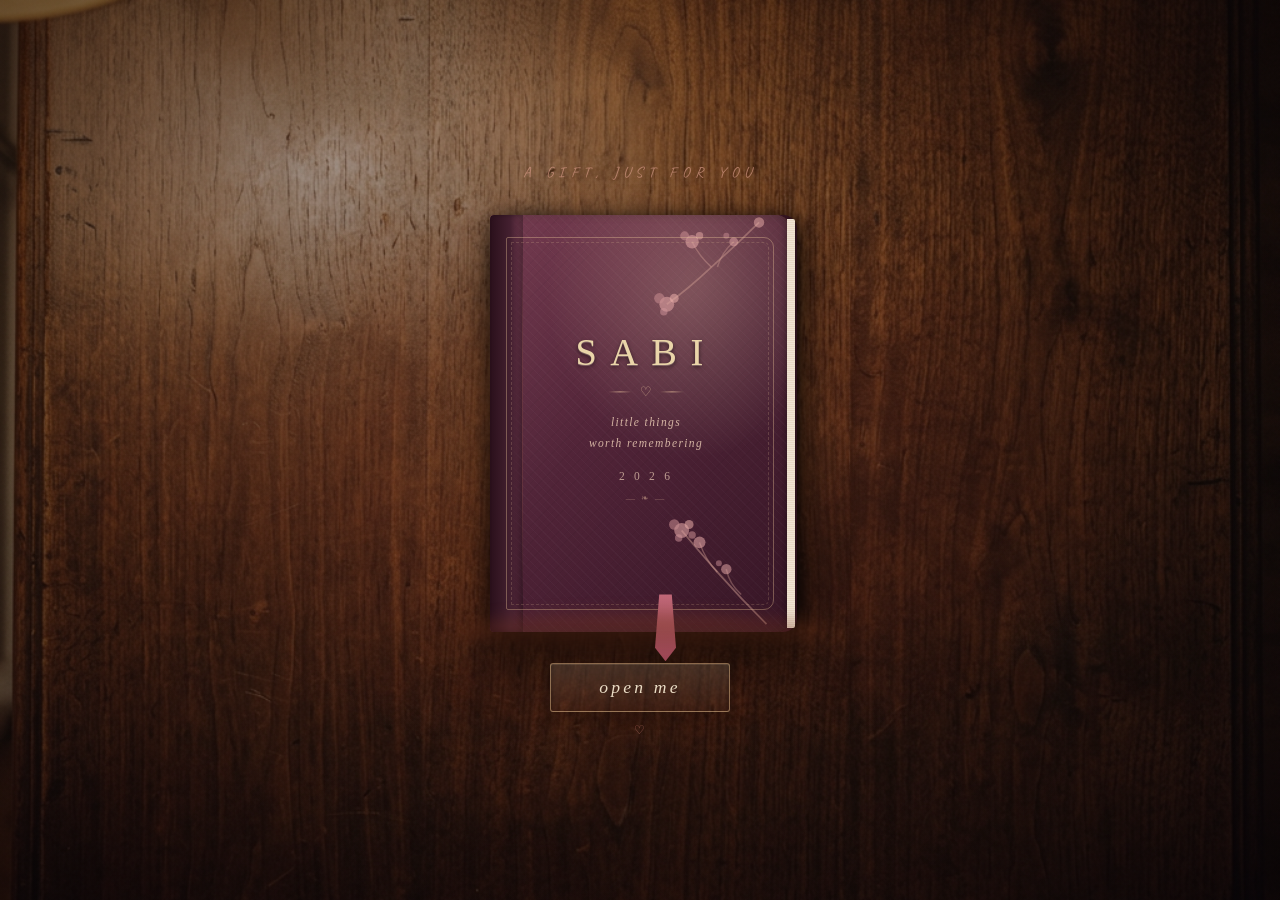
<file: index.html>
<!DOCTYPE html>
<html lang="en">
<head>
  <meta charset="UTF-8"/>
  <meta name="viewport" content="width=device-width, initial-scale=1.0"/>
  <title>SABI — little things worth remembering</title>
  <link rel="preconnect" href="https://fonts.googleapis.com"/>
  <link rel="preconnect" href="https://fonts.gstatic.com" crossorigin/>
  <link href="https://fonts.googleapis.com/css2?family=Satisfy&family=Patrick+Hand&family=Pinyon+Script&family=Caveat:wght@400;500&display=swap" rel="stylesheet"/>
  <style>
  *, *::before, *::after { box-sizing: border-box; margin: 0; padding: 0; }

  html, body {
    width: 100%; height: 100%;
    overflow: hidden;
    background: #1a0810;
  }

  /* ══════════════════════════════════════════
     SCENE
  ══════════════════════════════════════════ */
  .scene {
    position: relative;
    width: 100vw; height: 100vh;
    display: flex;
    align-items: center;
    justify-content: center;
    overflow: hidden;
  }

  /* ── Rustic wooden table background ── */
  .bg {
    position: absolute; inset: 0;
    background:
      /* Dark wooden table base */
      linear-gradient(135deg, #1f0b0a 0%, #1a0706 100%),
      /* Wood grain texture */
      url("data:image/svg+xml,%3Csvg width='400' height='400' xmlns='http://www.w3.org/2000/svg'%3E%3Cdefs%3E%3Cfilter id='wood'%3E%3CfeTurbulence type='fractalNoise' baseFrequency='0.015' numOctaves='4'/%3E%3CfeColorMatrix type='saturate' values='0.3'/%3E%3C/filter%3E%3C/defs%3E%3Crect width='100%25' height='100%25' filter='url(%23wood)' opacity='0.15'/%3E%3C/svg%3E"),
      /* Subtle radial depth */
      radial-gradient(ellipse 80% 70% at 50% 50%, rgba(45,15,20,0.85) 0%, rgba(30,10,15,0.9) 40%, rgba(15,5,8,0.95) 80%, #080208 100%);
  }

  /* Warm candlelight glow center */
  .bg-glow {
    position: absolute; inset: 0;
    background:
      radial-gradient(ellipse 55% 45% at 50% 52%,
        rgba(200, 100, 60, 0.18) 0%,
        rgba(160, 60, 40, 0.10) 40%,
        transparent 75%
      ),
      radial-gradient(ellipse 30% 25% at 50% 48%,
        rgba(255, 180, 80, 0.08) 0%,
        transparent 60%
      );
    pointer-events: none;
  }

  /* Vignette */
  .bg-vignette {
    position: absolute; inset: 0;
    background: radial-gradient(ellipse 100% 100% at 50% 50%,
      transparent 40%,
      rgba(5, 0, 5, 0.7) 100%
    );
    pointer-events: none;
  }

  /* ── Floating petals ── */
  .petals { position: absolute; inset: 0; pointer-events: none; overflow: hidden; }

  .petal {
    position: absolute;
    border-radius: 60% 40% 60% 40% / 40% 60% 40% 60%;
    opacity: 0;
    animation: petalFall linear infinite;
  }

  @keyframes petalFall {
    0%   { transform: translateY(-20px) rotate(0deg) scale(1);   opacity: 0; }
    5%   { opacity: 0.6; }
    90%  { opacity: 0.3; }
    100% { transform: translateY(110vh) rotate(720deg) scale(0.6); opacity: 0; }
  }

  /* ══════════════════════════════════════════
     BOOK — the diary on a surface
  ══════════════════════════════════════════ */
  .book-scene {
    position: relative;
    display: flex;
    flex-direction: column;
    align-items: center;
    z-index: 10;
  }

  /* Surface / table the book rests on */
  .book-surface {
    position: absolute;
    bottom: -18px;
    left: -12%; right: -12%;
    height: 36px;
    background: linear-gradient(to bottom,
      rgba(120, 55, 30, 0.5),
      rgba(80, 30, 15, 0.2)
    );
    border-radius: 50%;
    filter: blur(8px);
    pointer-events: none;
  }

  /* Main book */
  .book {
    position: relative;
    width: min(300px, 58vw);
    aspect-ratio: 0.72;
    cursor: pointer;
    transition: transform 0.4s ease;
    transform-style: preserve-3d;
    perspective: 1200px;
  }

  .book:hover { transform: translateY(-8px) rotate(-1deg); }

  /* Cover */
  .book-cover {
    position: absolute; inset: 0;
    border-radius: 4px 14px 14px 4px;
    background:
      /* Fabric weave */
      repeating-linear-gradient(45deg,
        rgba(255,255,255,0.025) 0, rgba(255,255,255,0.025) 1px,
        transparent 1px, transparent 7px
      ),
      repeating-linear-gradient(-45deg,
        rgba(255,255,255,0.02) 0, rgba(255,255,255,0.02) 1px,
        transparent 1px, transparent 7px
      ),
      /* Cover — deep mauve/burgundy */
      linear-gradient(155deg,
        #8c3f5a 0%,
        #6e2a45 20%,
        #5a2038 50%,
        #6e2a45 78%,
        #8c3f5a 100%
      );
    overflow: hidden;
    box-shadow:
      6px 0 0 #3a1020,
      8px 0 20px rgba(0,0,0,0.6),
      inset -2px 0 8px rgba(0,0,0,0.3),
      inset 2px 0 6px rgba(255,180,160,0.08);
  }

  /* Cover sheen */
  .book-cover::before {
    content: '';
    position: absolute; inset: 0;
    background: radial-gradient(ellipse 70% 60% at 65% 20%,
      rgba(255, 220, 200, 0.12) 0%,
      transparent 65%
    );
    pointer-events: none;
  }

  /* Stitched border */
  .book-cover::after {
    content: '';
    position: absolute;
    inset: 5%;
    border: 1px dashed rgba(255, 200, 180, 0.2);
    border-radius: 2px 10px 10px 2px;
    pointer-events: none;
  }

  /* Spine strip */
  .book-spine {
    position: absolute;
    top: 0; bottom: 0; left: 0;
    width: 10%;
    background: linear-gradient(90deg,
      #2a0e1a 0%,
      #3d1525 60%,
      transparent 100%
    );
    border-radius: 4px 0 0 4px;
    pointer-events: none;
  }

  /* Spine line detail */
  .book-spine::after {
    content: '';
    position: absolute;
    top: 8%; bottom: 8%;
    right: 0;
    width: 1px;
    background: linear-gradient(to bottom,
      transparent, rgba(180, 100, 100, 0.3) 30%,
      rgba(180, 100, 100, 0.3) 70%, transparent
    );
  }

  /* Pages edge — right side stack */
  .book-pages {
    position: absolute;
    top: 1%; bottom: 1%; right: -5px;
    width: 8px;
    background: repeating-linear-gradient(
      to bottom,
      #f0e4d4, #f0e4d4 1px,
      #e8d8c4 1px, #e8d8c4 2px
    );
    border-radius: 0 2px 2px 0;
    box-shadow: 2px 0 6px rgba(0,0,0,0.3);
    pointer-events: none;
  }

  /* ── Decorative flowers on cover (SVG) ── */
  .cover-flowers {
    position: absolute; inset: 0;
    pointer-events: none;
  }

  /* ── Cover text ── */
  .cover-text {
    position: absolute;
    top: 50%; left: 52%;
    transform: translate(-50%, -54%);
    text-align: center;
    width: 68%;
    pointer-events: none;
  }

  .cover-title {
    font-family: 'Cormorant Garamond', serif;
    font-size: clamp(1.4rem, 5vw, 2.4rem);
    font-weight: 400;
    letter-spacing: 0.35em;
    color: #f5dcc8;
    text-shadow: 0 0 20px rgba(255,160,100,0.4), 0 2px 4px rgba(0,0,0,0.4);
    display: block;
    margin-bottom: 5%;
  }

  .cover-rule {
    display: flex; align-items: center; justify-content: center;
    gap: 8px; margin-bottom: 6%; opacity: 0.7;
  }
  .cover-rule span {
    display: block; height: 1px; width: 24px;
    background: linear-gradient(90deg, transparent, #f0c8a0, transparent);
  }
  .cover-rule em {
    font-style: normal; font-size: clamp(0.5rem, 1.2vw, 0.8rem);
    color: #f0c8a0;
  }

  .cover-sub {
    font-family: 'Cormorant Garamond', serif;
    font-style: italic;
    font-size: clamp(0.42rem, 1.1vw, 0.72rem);
    font-weight: 300;
    color: rgba(240, 210, 185, 0.82);
    letter-spacing: 0.12em;
    line-height: 1.8;
    display: block;
    margin-bottom: 8%;
  }

  .cover-year {
    font-family: 'Cormorant Garamond', serif;
    font-size: clamp(0.45rem, 1.1vw, 0.72rem);
    font-weight: 300;
    letter-spacing: 0.28em;
    color: rgba(240, 210, 185, 0.7);
    display: block;
    margin-bottom: 5%;
  }

  .cover-ornament {
    font-size: clamp(0.38rem, 0.85vw, 0.58rem);
    color: rgba(230, 185, 155, 0.5);
    letter-spacing: 0.2em;
    display: block;
  }

  /* Ribbon bookmark */
  .book-ribbon {
    position: absolute;
    bottom: -7%; left: 55%;
    width: 7%;
    height: 16%;
    background: linear-gradient(180deg, #c06878 0%, #a04858 100%);
    clip-path: polygon(20% 0%, 80% 0%, 100% 80%, 50% 100%, 0% 80%);
    pointer-events: none;
    filter: drop-shadow(0 3px 6px rgba(0,0,0,0.5));
  }

  /* ══════════════════════════════════════════
     CONTENT AROUND THE BOOK
  ══════════════════════════════════════════ */

  /* Top title text — above book */
  .page-title {
    text-align: center;
    margin-bottom: clamp(18px, 3vh, 36px);
    pointer-events: none;
  }

  .page-title__eyebrow {
    font-family: 'Caveat', cursive;
    font-size: clamp(0.65rem, 1.5vw, 0.95rem);
    color: rgba(210, 150, 130, 0.7);
    letter-spacing: 0.35em;
    text-transform: uppercase;
    display: block;
    margin-bottom: 6px;
  }

  .page-title__main {
    font-family: 'Pinyon Script', cursive;
    font-size: clamp(2.2rem, 6vw, 4.2rem);
    color: #f0d0b8;
    text-shadow:
      0 0 40px rgba(200, 100, 60, 0.5),
      0 0 80px rgba(180, 60, 40, 0.25),
      0 2px 8px rgba(0,0,0,0.5);
    display: block;
    line-height: 1;
  }

  /* Bottom — "open me" button */
  .open-wrap {
    margin-top: clamp(22px, 3.5vh, 42px);
    display: flex;
    flex-direction: column;
    align-items: center;
    gap: 10px;
  }

  .open-btn {
    background: none;
    border: 1px solid rgba(200, 140, 110, 0.4);
    border-radius: 50px;
    padding: clamp(8px, 1.4vh, 14px) clamp(24px, 4vw, 48px);
    cursor: pointer;
    position: relative;
    overflow: hidden;
    transition: border-color 0.3s ease, transform 0.3s ease;
    animation: btnPulse 3s ease-in-out infinite;
  }

  .open-btn::before {
    content: '';
    position: absolute; inset: 0;
    background: linear-gradient(135deg,
      rgba(180, 80, 80, 0.0),
      rgba(180, 80, 80, 0.12)
    );
    opacity: 0;
    transition: opacity 0.3s ease;
    border-radius: inherit;
  }

  .open-btn:hover {
    border-color: rgba(220, 170, 140, 0.7);
    transform: translateY(-3px);
  }
  .open-btn:hover::before { opacity: 1; }
  .open-btn:focus { outline: none; }
  .open-btn:focus-visible,
  .book:focus-visible {
    outline: 2px solid rgba(245, 205, 170, 0.95);
    outline-offset: 5px;
  }

  @media (prefers-reduced-motion: reduce) {
    *, *::before, *::after {
      animation-duration: 0.01ms !important;
      animation-iteration-count: 1 !important;
      transition-duration: 0.01ms !important;
      scroll-behavior: auto !important;
    }

    .petal { display: none; }
  }

  .open-btn__text {
    font-family: 'Cormorant Garamond', serif;
    font-style: italic;
    font-size: clamp(0.75rem, 1.8vw, 1.1rem);
    color: rgba(240, 210, 190, 0.88);
    letter-spacing: 0.18em;
    position: relative;
    z-index: 1;
  }

  .open-btn__heart {
    font-size: clamp(0.55rem, 1.1vw, 0.78rem);
    color: rgba(200, 120, 110, 0.75);
    letter-spacing: 0.1em;
    display: block;
    text-align: center;
    animation: heartBeat 1.8s ease-in-out infinite;
  }

  @keyframes btnPulse {
    0%, 100% { box-shadow: 0 0 0 0 rgba(180,80,80,0); }
    50%       { box-shadow: 0 0 18px 4px rgba(180,80,80,0.14); }
  }

  @keyframes heartBeat {
    0%, 100% { transform: scale(1);    opacity: 0.75; }
    30%       { transform: scale(1.25); opacity: 1; }
    60%       { transform: scale(0.95); opacity: 0.75; }
  }

  /* Subtle date / caption */
  .page-caption {
    font-family: 'Cormorant Garamond', serif;
    font-style: italic;
    font-size: clamp(0.52rem, 1.1vw, 0.72rem);
    color: rgba(200, 155, 135, 0.45);
    letter-spacing: 0.2em;
    text-align: center;
    margin-top: clamp(10px, 1.5vh, 18px);
    pointer-events: none;
  }

  /* ══════════════════════════════════════════
     OPENING ANIMATION
  ══════════════════════════════════════════ */
  .scene.is-opening .book {
    animation: bookOpen 1s cubic-bezier(0.4,0,0.2,1) forwards;
    pointer-events: none;
  }

  @keyframes bookOpen {
    0%   { transform: translateY(-8px) rotate(-1deg) rotateY(0deg); }
    15%  { transform: translateY(-14px) rotate(-1deg) rotateY(-12deg) scale(1.04); }
    100% { transform: translateY(-8px) rotate(-1deg) rotateY(-100deg) scale(1.06); }
  }

  .fade-veil {
    position: fixed; inset: 0;
    background: #1a0810;
    z-index: 200;
    opacity: 0;
    pointer-events: none;
    transition: opacity 0.6s ease;
  }
  .fade-veil.show { opacity: 1; }

  /* ══════════════════════════════════════════
     RESPONSIVE
  ══════════════════════════════════════════ */
  @media (max-width: 500px) {
    .book { width: 68vw; }
    .page-title__main { font-size: 2.4rem; }
  }
  /* Tactile cover treatment: keep the landing screen feeling like the first page of the same book. */
  .bg {
    background:
      linear-gradient(180deg, rgba(30, 12, 9, 0.38), rgba(19, 7, 9, 0.48)),
      url("assets/images/walnut-desk.png") center / cover no-repeat,
      #21100d;
  }

  .book {
    filter:
      drop-shadow(0 24px 24px rgba(0, 0, 0, 0.46))
      drop-shadow(0 5px 9px rgba(0, 0, 0, 0.38));
  }

  .book-cover {
    background:
      radial-gradient(ellipse 75% 60% at 70% 16%, rgba(255, 215, 184, 0.14), transparent 70%),
      repeating-linear-gradient(45deg, rgba(255,255,255,0.025) 0 1px, transparent 1px 6px),
      repeating-linear-gradient(-45deg, rgba(0,0,0,0.035) 0 1px, transparent 1px 6px),
      linear-gradient(145deg, #70354a 0%, #512438 48%, #3e192b 100%);
    box-shadow:
      7px 0 0 #351521,
      10px 4px 22px rgba(0,0,0,0.58),
      inset -3px 0 8px rgba(0,0,0,0.3),
      inset 2px 0 8px rgba(255,210,180,0.1);
  }

  .book-cover::before {
    background:
      radial-gradient(ellipse 70% 60% at 65% 20%, rgba(255, 224, 196, 0.13), transparent 65%),
      linear-gradient(110deg, rgba(255,255,255,0.04), transparent 38%, rgba(0,0,0,0.12));
  }

  .book-cover::after {
    inset: 5.2%;
    border: 1px solid rgba(230, 195, 150, 0.38);
    outline: 1px dashed rgba(230, 195, 150, 0.2);
    outline-offset: -6px;
  }

  .book-spine {
    width: 11%;
    background: linear-gradient(90deg, #2a101b 0%, #442030 62%, transparent 100%);
    box-shadow: inset -3px 0 5px rgba(0,0,0,0.3);
  }

  .cover-title {
    color: #ead5a9;
    text-shadow: 0 1px 0 rgba(255,245,214,0.28), 0 2px 4px rgba(0,0,0,0.58);
  }

  .open-btn {
    background: linear-gradient(180deg, rgba(243, 225, 192, 0.14), rgba(117, 67, 49, 0.12));
    border-color: rgba(218, 178, 130, 0.52);
    border-radius: 3px;
    box-shadow: inset 0 1px 0 rgba(255,240,210,0.1), 0 5px 14px rgba(0,0,0,0.16);
    animation: none;
  }

  .open-btn__text { color: #eadcc5; }
  .open-btn__heart { animation: none; }

  @media (max-width: 500px) {
    .book { width: min(228px, 76vw); }
    .page-title { margin-bottom: clamp(14px, 2.5vh, 22px); }
    .open-wrap { margin-top: clamp(16px, 3vh, 24px); }
  }

  @media (max-height: 650px) and (max-width: 500px) {
    .book { width: min(210px, 70vw); }
    .page-title { margin-bottom: 12px; }
    .open-wrap { margin-top: 14px; }
  }
  </style>
</head>
<body>

<div class="fade-veil" id="veil"></div>

<div class="scene" id="scene">

  <!-- Background layers -->
  <div class="bg"></div>
  <div class="bg-glow"></div>
  <div class="bg-vignette"></div>

  <!-- Floating petals -->
  <div class="petals" id="petals"></div>

  <!-- Main content -->
  <div class="book-scene">

    <!-- Title above book -->
    <div class="page-title">
      <span class="page-title__eyebrow">a gift, just for you</span>
      <!-- <span class="page-title__main">SABI</span> -->
    </div>

    <!-- THE BOOK -->
    <div class="book" id="book" role="button" tabindex="0" aria-label="Open the diary">

      <div class="book-cover">
        <div class="book-spine"></div>

        <!-- Flowers SVG — top right on cover -->
        <div class="cover-flowers">
          <svg style="position:absolute;inset:0;width:100%;height:100%" viewBox="0 0 200 280" fill="none" xmlns="http://www.w3.org/2000/svg">
            <!-- Top right sprig -->
            <path d="M180 5 Q165 20 148 35 Q132 50 118 60" stroke="rgba(200,150,140,0.5)" stroke-width="1.2" fill="none"/>
            <path d="M148 35 Q140 28 135 18" stroke="rgba(200,150,140,0.45)" stroke-width="1" fill="none"/>
            <path d="M163 18 Q155 25 152 35" stroke="rgba(200,150,140,0.4)" stroke-width="1" fill="none"/>
            <!-- Petals top-right -->
            <circle cx="118" cy="60" r="5" fill="rgba(220,160,160,0.6)"/>
            <circle cx="113" cy="56" r="3.5" fill="rgba(200,140,145,0.55)"/>
            <circle cx="123" cy="56" r="3" fill="rgba(235,175,170,0.55)"/>
            <circle cx="116" cy="65" r="2.5" fill="rgba(210,150,155,0.5)"/>
            <circle cx="135" cy="18" r="4.5" fill="rgba(220,160,160,0.6)"/>
            <circle cx="130" cy="14" r="3" fill="rgba(200,140,145,0.55)"/>
            <circle cx="140" cy="14" r="2.5" fill="rgba(235,175,170,0.5)"/>
            <circle cx="163" cy="18" r="3" fill="rgba(220,160,160,0.55)"/>
            <circle cx="158" cy="14" r="2" fill="rgba(200,140,145,0.5)"/>
            <circle cx="180" cy="5"  r="3.5" fill="rgba(235,175,170,0.5)"/>
            <!-- Bottom right sprig -->
            <path d="M185 275 Q168 258 152 240 Q138 224 128 212" stroke="rgba(200,150,140,0.5)" stroke-width="1.2" fill="none"/>
            <path d="M152 240 Q144 232 140 220" stroke="rgba(200,150,140,0.45)" stroke-width="1" fill="none"/>
            <path d="M168 255 Q160 248 158 238" stroke="rgba(200,150,140,0.4)" stroke-width="1" fill="none"/>
            <circle cx="128" cy="212" r="5"   fill="rgba(220,160,160,0.6)"/>
            <circle cx="123" cy="208" r="3.5" fill="rgba(200,140,145,0.55)"/>
            <circle cx="133" cy="208" r="3"   fill="rgba(235,175,170,0.55)"/>
            <circle cx="126" cy="217" r="2.5" fill="rgba(210,150,155,0.5)"/>
            <circle cx="140" cy="220" r="4"   fill="rgba(220,160,160,0.6)"/>
            <circle cx="135" cy="215" r="2.5" fill="rgba(200,140,145,0.55)"/>
            <circle cx="158" cy="238" r="3.5" fill="rgba(220,160,160,0.55)"/>
            <circle cx="153" cy="234" r="2"   fill="rgba(200,140,145,0.5)"/>
          </svg>
        </div>

        <!-- Cover text -->
        <div class="cover-text">
          <span class="cover-title">SABI</span>
          <div class="cover-rule"><span></span><em>♡</em><span></span></div>
          <span class="cover-sub">little things<br>worth remembering</span>
          <span class="cover-year">2 0 2 6</span>
          <span class="cover-ornament">— ❧ —</span>
        </div>

      </div>

      <!-- Pages edge -->
      <div class="book-pages"></div>

      <!-- Ribbon bookmark -->
      <div class="book-ribbon"></div>

      <!-- Book surface shadow -->
      <div class="book-surface"></div>

    </div>

    <!-- Open me button -->
    <div class="open-wrap">
      <button class="open-btn" id="openBtn" aria-label="Open the diary">
        <span class="open-btn__text">open me</span>
      </button>
      <span class="open-btn__heart">♡</span>
    </div>

    <!-- <p class="page-caption">little things worth remembering</p> -->

  </div>

</div>

<script>
/* ── Generate floating petals ── */
(function() {
  const container = document.getElementById('petals');
  const colors = [
    'rgba(180,80,100,0.55)',
    'rgba(200,110,120,0.45)',
    'rgba(220,140,140,0.4)',
    'rgba(160,60,90,0.5)',
    'rgba(240,170,170,0.35)',
    'rgba(200,100,110,0.5)',
  ];

  for (let i = 0; i < 28; i++) {
    const p = document.createElement('div');
    p.className = 'petal';

    const size   = 4 + Math.random() * 10;
    const left   = Math.random() * 100;
    const delay  = Math.random() * 18;
    const dur    = 12 + Math.random() * 16;
    const color  = colors[Math.floor(Math.random() * colors.length)];

    p.style.cssText = `
      width:${size}px; height:${size * 0.65}px;
      left:${left}%;
      top: -${size}px;
      background:${color};
      animation-duration:${dur}s;
      animation-delay:${delay}s;
      transform-origin: center;
    `;
    container.appendChild(p);
  }
})();

/* ── Open interaction ── */
let opened = false;

function openDiary() {
  if (opened) return;
  opened = true;

  if (window.matchMedia('(prefers-reduced-motion: reduce)').matches) {
    window.location.href = 'diary.html';
    return;
  }

  document.getElementById('scene').classList.add('is-opening');

  setTimeout(() => {
    document.getElementById('veil').classList.add('show');
  }, 750);

  setTimeout(() => {
    window.location.href = 'diary.html';
  }, 1400);
}

const book = document.getElementById('book');
book.addEventListener('click', openDiary);
book.addEventListener('keydown', (event) => {
  if (event.isComposing || event.keyCode === 229) return;
  if (event.key === 'Enter' || event.key === ' ') {
    event.preventDefault();
    openDiary();
  }
});
document.getElementById('openBtn').addEventListener('click', openDiary);

window.addEventListener('pageshow', e => {
  if (e.persisted) {
    opened = false;
    document.getElementById('scene').classList.remove('is-opening');
    document.getElementById('veil').classList.remove('show');
  }
});

// ── Supabase auth guard for index page ──
if (typeof SupabaseSync !== 'undefined') {
  SupabaseSync.getSession().then(session => {
    // If there's a 'diary' link/button on this page, only navigate when authenticated
    // If not authenticated and user tries to navigate to diary.html, they'll hit the login overlay there.
    // No redirect here — just update any UI that should show auth state.
    const _diaryLinks = document.querySelectorAll('a[href*="diary"]');
    _diaryLinks.forEach(link => {
      if (!session) {
        link.addEventListener('click', (e) => {
          // Allow navigation — login overlay in diary.html will handle auth
        });
      }
    });
  }).catch(() => { /* Supabase unavailable — allow normal navigation */ });
}
</script>
</body>
</html>
</file>
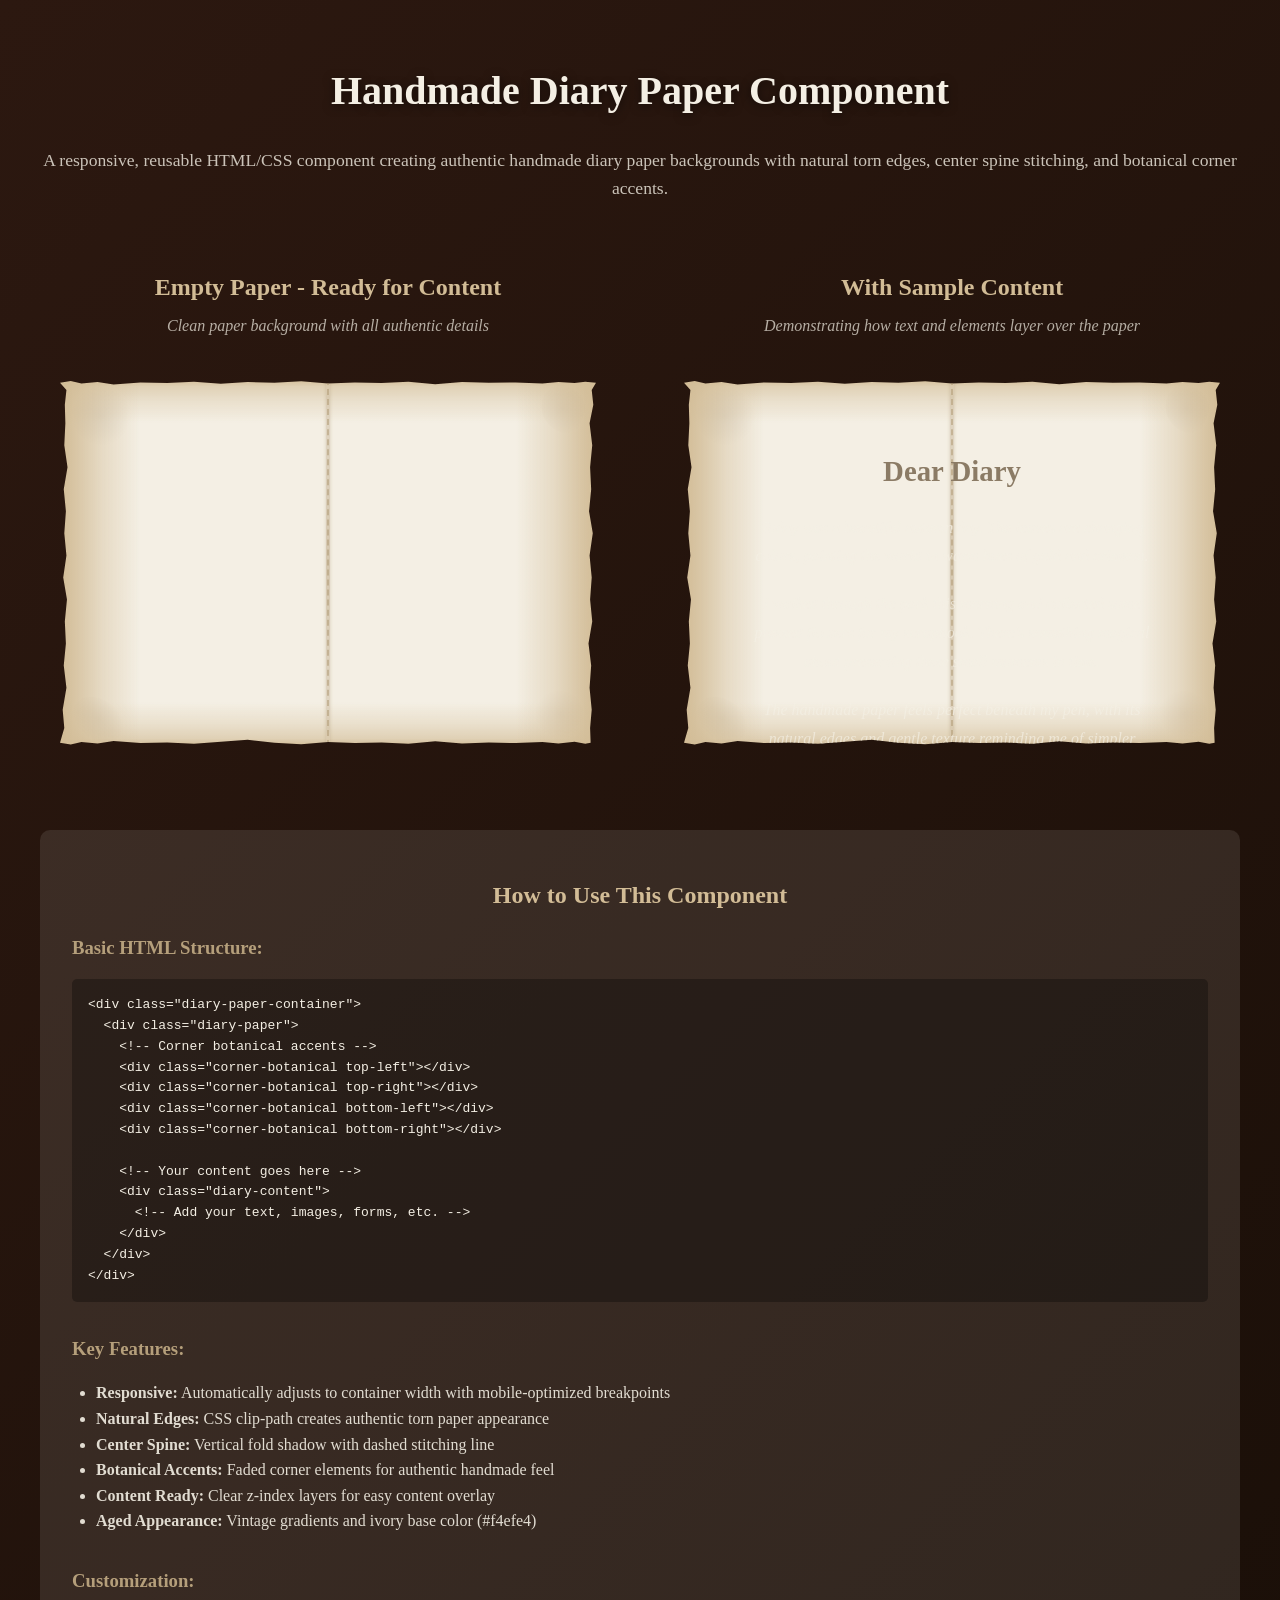
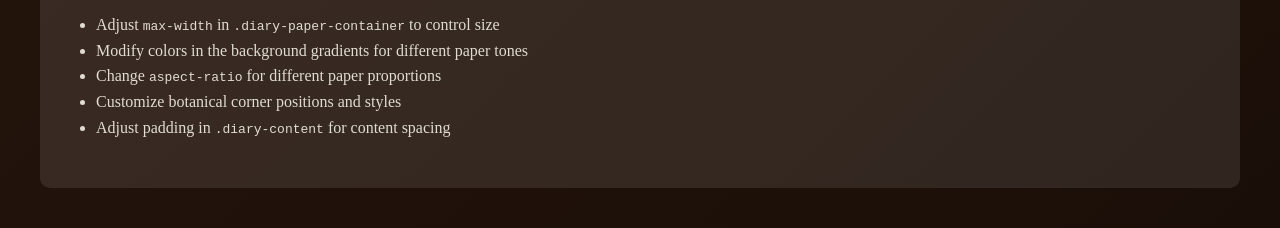
<file: handmade-diary-paper.html>
<!DOCTYPE html>
<html lang="en">
<head>
<meta charset="UTF-8">
<meta name="viewport" content="width=device-width, initial-scale=1.0">
<title>Handmade Diary Paper Component</title>
<style>
/* ============================================================
   HANDMADE DIARY PAPER COMPONENT
   ============================================================ */

.diary-paper-container {
  width: 100%;
  max-width: 800px;
  aspect-ratio: 1.414; /* A4 ratio */
  margin: 0 auto;
  position: relative;
  perspective: 1000px;
  padding: 20px;
  box-sizing: border-box;
}

.diary-paper {
  width: 100%;
  height: 100%;
  position: relative;
  background: 
    /* Aged vintage gradient at outer borders */
    linear-gradient(to right, 
      #d2bc96 0%, 
      rgba(210, 188, 150, 0.8) 3%, 
      rgba(210, 188, 150, 0.4) 8%, 
      transparent 15%, 
      transparent 85%, 
      rgba(210, 188, 150, 0.4) 92%, 
      rgba(210, 188, 150, 0.8) 97%, 
      #d2bc96 100%
    ),
    linear-gradient(to bottom, 
      #d2bc96 0%, 
      rgba(210, 188, 150, 0.6) 2%, 
      rgba(210, 188, 150, 0.3) 6%, 
      transparent 12%, 
      transparent 88%, 
      rgba(210, 188, 150, 0.3) 94%, 
      rgba(210, 188, 150, 0.6) 98%, 
      #d2bc96 100%
    ),
    /* Base ivory paper color */
    #f4efe4;
  
  /* Natural rough/deckled torn paper edges */
  clip-path: polygon(
    /* Top edge - rough */
    0% 1%, 2% 0.5%, 4% 1.2%, 7% 0.8%, 10% 1.5%, 15% 0.9%, 20% 1.1%, 
    25% 0.7%, 30% 1.3%, 35% 0.8%, 40% 1.0%, 45% 0.6%, 50% 1.2%, 
    55% 0.9%, 60% 1.1%, 65% 0.7%, 70% 1.4%, 75% 0.8%, 80% 1.0%, 
    85% 0.9%, 90% 1.2%, 93% 0.8%, 96% 1.1%, 98% 0.7%, 100% 1%,
    
    /* Right edge - rough */
    99.2% 3%, 99.5% 7%, 98.8% 12%, 99.3% 18%, 98.9% 24%, 99.1% 30%, 
    98.7% 36%, 99.4% 42%, 98.8% 48%, 99.2% 54%, 98.9% 60%, 99.3% 66%, 
    98.6% 72%, 99.1% 78%, 98.8% 84%, 99.2% 90%, 98.9% 95%, 99% 99%,
    
    /* Bottom edge - rough */
    98% 99.3%, 96% 98.7%, 93% 99.2%, 90% 98.8%, 85% 99.1%, 80% 98.9%, 
    75% 99.2%, 70% 98.6%, 65% 99.3%, 60% 98.9%, 55% 99.1%, 50% 98.8%, 
    45% 99.4%, 40% 99.0%, 35% 98.2%, 30% 98.7%, 25% 99.3%, 20% 98.9%, 
    15% 99.1%, 10% 98.5%, 7% 99.2%, 4% 98.8%, 2% 99.5%, 0% 99%,
    
    /* Left edge - rough */
    0.8% 95%, 0.5% 90%, 1.2% 84%, 0.7% 78%, 1.1% 72%, 0.9% 66%, 
    1.3% 60%, 0.6% 54%, 1.2% 48%, 0.8% 42%, 1.1% 36%, 0.7% 30%, 
    1.4% 24%, 0.8% 18%, 1.0% 12%, 0.9% 7%, 1.2% 3%
  );
  
  /* Physical depth with layered shadows */
  box-shadow:
    0 2px 5px rgba(0, 0, 0, 0.1),
    0 5px 15px rgba(0, 0, 0, 0.08),
    0 10px 25px rgba(0, 0, 0, 0.05),
    inset 0 1px 0 rgba(255, 255, 255, 0.5),
    inset 0 -1px 0 rgba(181, 159, 123, 0.2);
  
  border-radius: 2px;
  overflow: visible;
}

/* Center spine with soft fold shadow and stitching */
.diary-paper::before {
  content: '';
  position: absolute;
  top: 0;
  left: 50%;
  height: 100%;
  width: 4px;
  background: linear-gradient(to bottom,
    transparent 0%,
    rgba(181, 159, 123, 0.3) 5%,
    rgba(181, 159, 123, 0.5) 50%,
    rgba(181, 159, 123, 0.3) 95%,
    transparent 100%
  );
  transform: translateX(-50%);
  box-shadow: 
    -1px 0 3px rgba(181, 159, 123, 0.2),
    1px 0 3px rgba(181, 159, 123, 0.2);
  z-index: 1;
}

/* Hand-bound book stitching */
.diary-paper::after {
  content: '';
  position: absolute;
  top: 0;
  left: 50%;
  height: 100%;
  width: 0;
  border-left: 2px dashed #b59f7b;
  transform: translateX(-50%);
  opacity: 0.6;
  z-index: 2;
}

/* Corner botanical accents */
.diary-paper .corner-botanical {
  position: absolute;
  opacity: 0.25;
  pointer-events: none;
  z-index: 0;
}

.diary-paper .corner-botanical.top-left {
  top: 2%;
  left: 2%;
  width: 60px;
  height: 60px;
  background: radial-gradient(circle at center,
    rgba(139, 123, 101, 0.4) 0%,
    rgba(139, 123, 101, 0.2) 40%,
    transparent 70%
  );
  border-radius: 50% 30% 40% 60%;
  transform: rotate(-15deg);
}

.diary-paper .corner-botanical.top-right {
  top: 2%;
  right: 2%;
  width: 45px;
  height: 45px;
  background: radial-gradient(ellipse at center,
    rgba(160, 140, 110, 0.4) 0%,
    rgba(160, 140, 110, 0.2) 50%,
    transparent 80%
  );
  border-radius: 40% 50% 30% 60%;
  transform: rotate(25deg);
}

.diary-paper .corner-botanical.bottom-left {
  bottom: 2%;
  left: 2%;
  width: 55px;
  height: 40px;
  background: radial-gradient(ellipse at center,
    rgba(150, 130, 100, 0.4) 0%,
    rgba(150, 130, 100, 0.2) 45%,
    transparent 75%
  );
  border-radius: 60% 40% 50% 30%;
  transform: rotate(45deg);
}

.diary-paper .corner-botanical.bottom-right {
  bottom: 2%;
  right: 2%;
  width: 50px;
  height: 50px;
  background: radial-gradient(circle at center,
    rgba(170, 145, 115, 0.4) 0%,
    rgba(170, 145, 115, 0.2) 40%,
    transparent 70%
  );
  border-radius: 30% 60% 40% 50%;
  transform: rotate(-30deg);
}

/* Content area for overlay readiness */
.diary-content {
  position: relative;
  width: 100%;
  height: 100%;
  padding: 8% 12%;
  box-sizing: border-box;
  z-index: 10;
}

/* Responsive adjustments */
@media (max-width: 768px) {
  .diary-paper-container {
    max-width: 90vw;
    padding: 10px;
  }
  
  .diary-content {
    padding: 6% 8%;
  }
  
  .diary-paper .corner-botanical {
    transform: scale(0.8);
  }
}

@media (max-width: 480px) {
  .diary-paper-container {
    max-width: 95vw;
    padding: 5px;
  }
  
  .diary-content {
    padding: 4% 6%;
  }
  
  .diary-paper .corner-botanical {
    transform: scale(0.6);
  }
}

/* ============================================================
   DEMO STYLES (Remove these when using the component)
   ============================================================ */
body {
  margin: 0;
  padding: 40px 20px;
  background: linear-gradient(135deg, #2c1810 0%, #1a0f08 100%);
  font-family: 'Georgia', serif;
  min-height: 100vh;
}

.demo-container {
  max-width: 1200px;
  margin: 0 auto;
}

.demo-title {
  text-align: center;
  color: #f4efe4;
  font-size: 2.5rem;
  margin-bottom: 2rem;
  text-shadow: 0 2px 10px rgba(0, 0, 0, 0.5);
}

.demo-description {
  text-align: center;
  color: rgba(244, 239, 228, 0.8);
  font-size: 1.1rem;
  margin-bottom: 3rem;
  line-height: 1.6;
}

.demo-grid {
  display: grid;
  grid-template-columns: repeat(auto-fit, minmax(350px, 1fr));
  gap: 3rem;
  margin-top: 3rem;
}

.demo-sample h3 {
  color: #d2bc96;
  font-size: 1.5rem;
  margin-bottom: 1rem;
  text-align: center;
}

.demo-sample p {
  color: rgba(244, 239, 228, 0.7);
  text-align: center;
  margin-bottom: 1.5rem;
  font-style: italic;
}

/* Sample content for demonstration */
.sample-content {
  font-family: 'Georgia', serif;
  color: #5a4a38;
  line-height: 1.8;
}

.sample-content h2 {
  color: #8b7b65;
  font-size: 1.8rem;
  margin-bottom: 1rem;
  text-align: center;
}

.sample-content p {
  margin-bottom: 1.2rem;
  font-size: 1rem;
}

.sample-content .date {
  color: #b59f7b;
  font-style: italic;
  text-align: right;
  margin-top: 2rem;
  font-size: 0.9rem;
}
</style>
</head>
<body>

<div class="demo-container">
  <h1 class="demo-title">Handmade Diary Paper Component</h1>
  <p class="demo-description">
    A responsive, reusable HTML/CSS component creating authentic handmade diary paper backgrounds 
    with natural torn edges, center spine stitching, and botanical corner accents.
  </p>

  <div class="demo-grid">
    <!-- Sample 1: Empty paper ready for content -->
    <div class="demo-sample">
      <h3>Empty Paper - Ready for Content</h3>
      <p>Clean paper background with all authentic details</p>
      
      <div class="diary-paper-container">
        <div class="diary-paper">
          <!-- Corner botanical accents -->
          <div class="corner-botanical top-left"></div>
          <div class="corner-botanical top-right"></div>
          <div class="corner-botanical bottom-left"></div>
          <div class="corner-botanical bottom-right"></div>
          
          <!-- Content area (empty in this example) -->
          <div class="diary-content">
            <!-- Your content goes here -->
          </div>
        </div>
      </div>
    </div>

    <!-- Sample 2: With sample content -->
    <div class="demo-sample">
      <h3>With Sample Content</h3>
      <p>Demonstrating how text and elements layer over the paper</p>
      
      <div class="diary-paper-container">
        <div class="diary-paper">
          <!-- Corner botanical accents -->
          <div class="corner-botanical top-left"></div>
          <div class="corner-botanical top-right"></div>
          <div class="corner-botanical bottom-left"></div>
          <div class="corner-botanical bottom-right"></div>
          
          <!-- Content area with sample content -->
          <div class="diary-content">
            <div class="sample-content">
              <h2>Dear Diary</h2>
              <p>Today was a beautiful autumn day. The leaves are changing colors, painting the world in warm hues of gold and crimson.</p>
              <p>I walked through the park this morning and collected some pressed flowers for my scrapbook. There's something magical about preserving these small moments in time.</p>
              <p>The handmade paper feels perfect beneath my pen, with its natural edges and gentle texture reminding me of simpler times.</p>
              <div class="date">October 3rd, 2026</div>
            </div>
          </div>
        </div>
      </div>
    </div>
  </div>

  <!-- Usage Instructions -->
  <div style="margin-top: 4rem; padding: 2rem; background: rgba(244, 239, 228, 0.1); border-radius: 10px;">
    <h2 style="color: #d2bc96; text-align: center; margin-bottom: 1.5rem;">How to Use This Component</h2>
    
    <div style="color: rgba(244, 239, 228, 0.9); line-height: 1.6;">
      <h3 style="color: #b59f7b; margin-bottom: 1rem;">Basic HTML Structure:</h3>
      <pre style="background: rgba(0,0,0,0.3); padding: 1rem; border-radius: 5px; overflow-x: auto; color: #f4efe4;">
&lt;div class="diary-paper-container"&gt;
  &lt;div class="diary-paper"&gt;
    &lt;!-- Corner botanical accents --&gt;
    &lt;div class="corner-botanical top-left"&gt;&lt;/div&gt;
    &lt;div class="corner-botanical top-right"&gt;&lt;/div&gt;
    &lt;div class="corner-botanical bottom-left"&gt;&lt;/div&gt;
    &lt;div class="corner-botanical bottom-right"&gt;&lt;/div&gt;
    
    &lt;!-- Your content goes here --&gt;
    &lt;div class="diary-content"&gt;
      &lt;!-- Add your text, images, forms, etc. --&gt;
    &lt;/div&gt;
  &lt;/div&gt;
&lt;/div&gt;</pre>

      <h3 style="color: #b59f7b; margin: 2rem 0 1rem;">Key Features:</h3>
      <ul style="padding-left: 1.5rem;">
        <li><strong>Responsive:</strong> Automatically adjusts to container width with mobile-optimized breakpoints</li>
        <li><strong>Natural Edges:</strong> CSS clip-path creates authentic torn paper appearance</li>
        <li><strong>Center Spine:</strong> Vertical fold shadow with dashed stitching line</li>
        <li><strong>Botanical Accents:</strong> Faded corner elements for authentic handmade feel</li>
        <li><strong>Content Ready:</strong> Clear z-index layers for easy content overlay</li>
        <li><strong>Aged Appearance:</strong> Vintage gradients and ivory base color (#f4efe4)</li>
      </ul>

      <h3 style="color: #b59f7b; margin: 2rem 0 1rem;">Customization:</h3>
      <ul style="padding-left: 1.5rem;">
        <li>Adjust <code>max-width</code> in <code>.diary-paper-container</code> to control size</li>
        <li>Modify colors in the background gradients for different paper tones</li>
        <li>Change <code>aspect-ratio</code> for different paper proportions</li>
        <li>Customize botanical corner positions and styles</li>
        <li>Adjust padding in <code>.diary-content</code> for content spacing</li>
      </ul>
    </div>
  </div>
</div>

</body>
</html>
</file>
